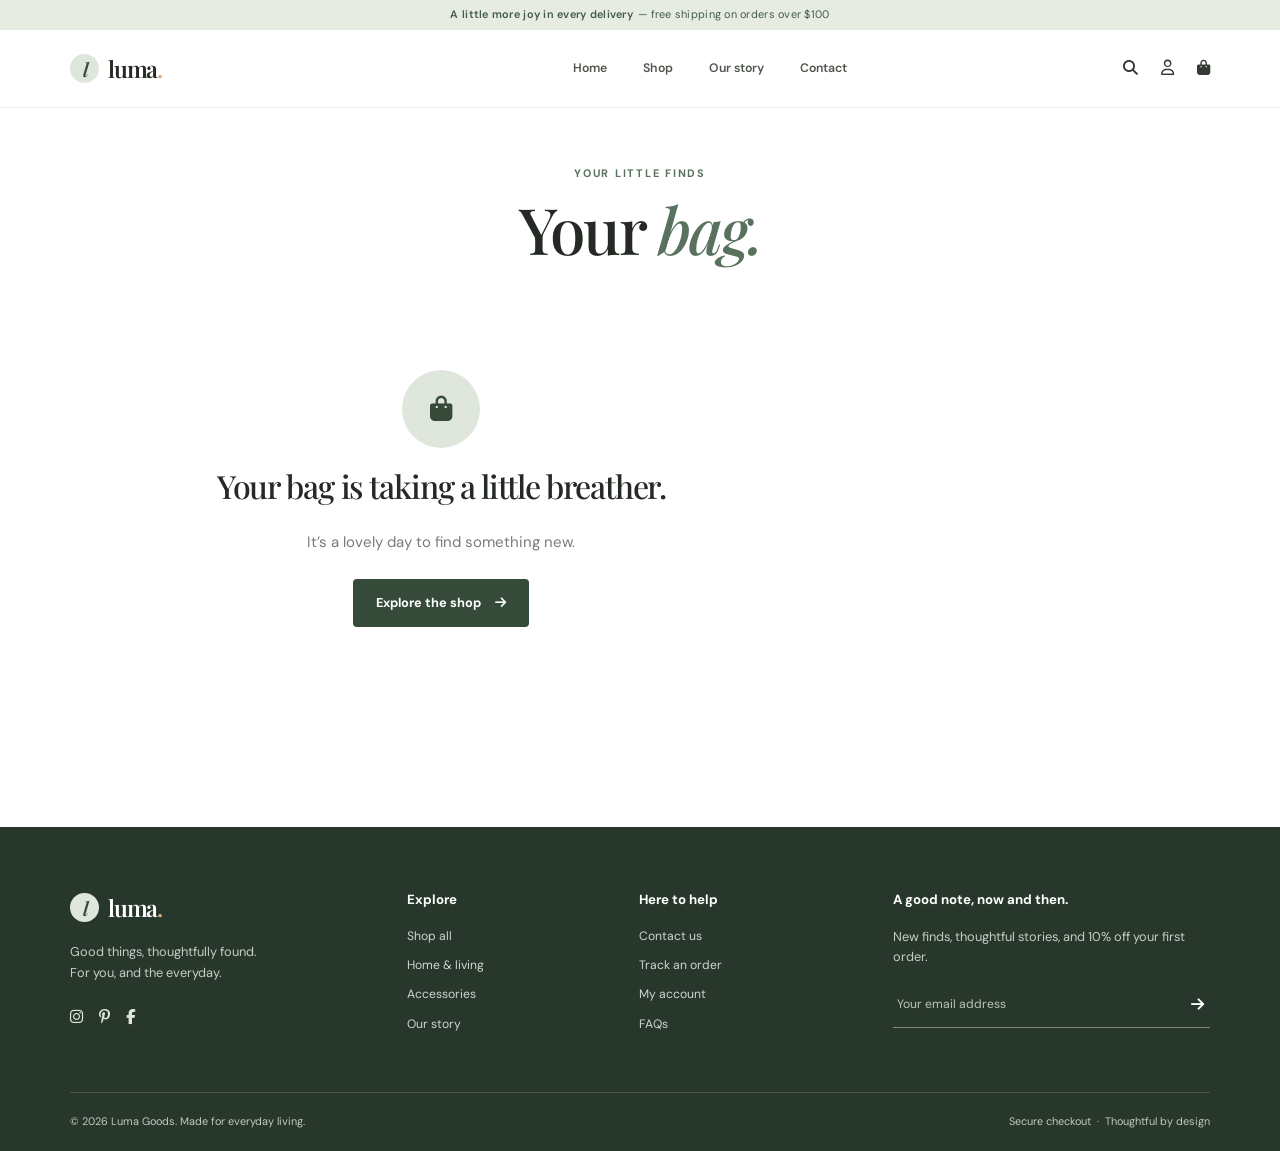
<file: Ecomerce full/cart.html>
<!DOCTYPE html>
<html lang="en">
 <head>
  <meta charset="utf-8"/>
  <meta content="width=device-width, initial-scale=1" name="viewport"/>
  <title>
   Your bag —
            Luma
  </title>
  <link href="https://fonts.googleapis.com" rel="preconnect"/>
  <link crossorigin="" href="https://fonts.gstatic.com" rel="preconnect"/>
  <link href="https://fonts.googleapis.com/css2?family=DM+Sans:wght@400;500;600;700&amp;family=Playfair+Display:wght@500;600;700&amp;display=swap" rel="stylesheet"/>
  <link href="https://cdnjs.cloudflare.com/ajax/libs/font-awesome/6.5.2/css/all.min.css" rel="stylesheet"/>
  <link href="css/global.css" rel="stylesheet"/>
  <link href="css/navbar.css" rel="stylesheet"/>
  <link href="css/cart.css" rel="stylesheet"/>
  <link href="css/responsive.css" rel="stylesheet"/>
  <script src="js/main.js" type="module">
  </script>
 </head>
 <body>
  <header id="site-header">
  </header>
  <main class="page-main">
   <section class="page-heading compact-heading">
    <span class="eyebrow">
     YOUR
                    LITTLE FINDS
    </span>
    <h1>
     Your
     <em>
      bag.
     </em>
    </h1>
   </section>
   <div class="cart-layout" id="cart-content">
   </div>
  </main>
  <footer id="site-footer">
  </footer>
 </body>
</html>
</file>
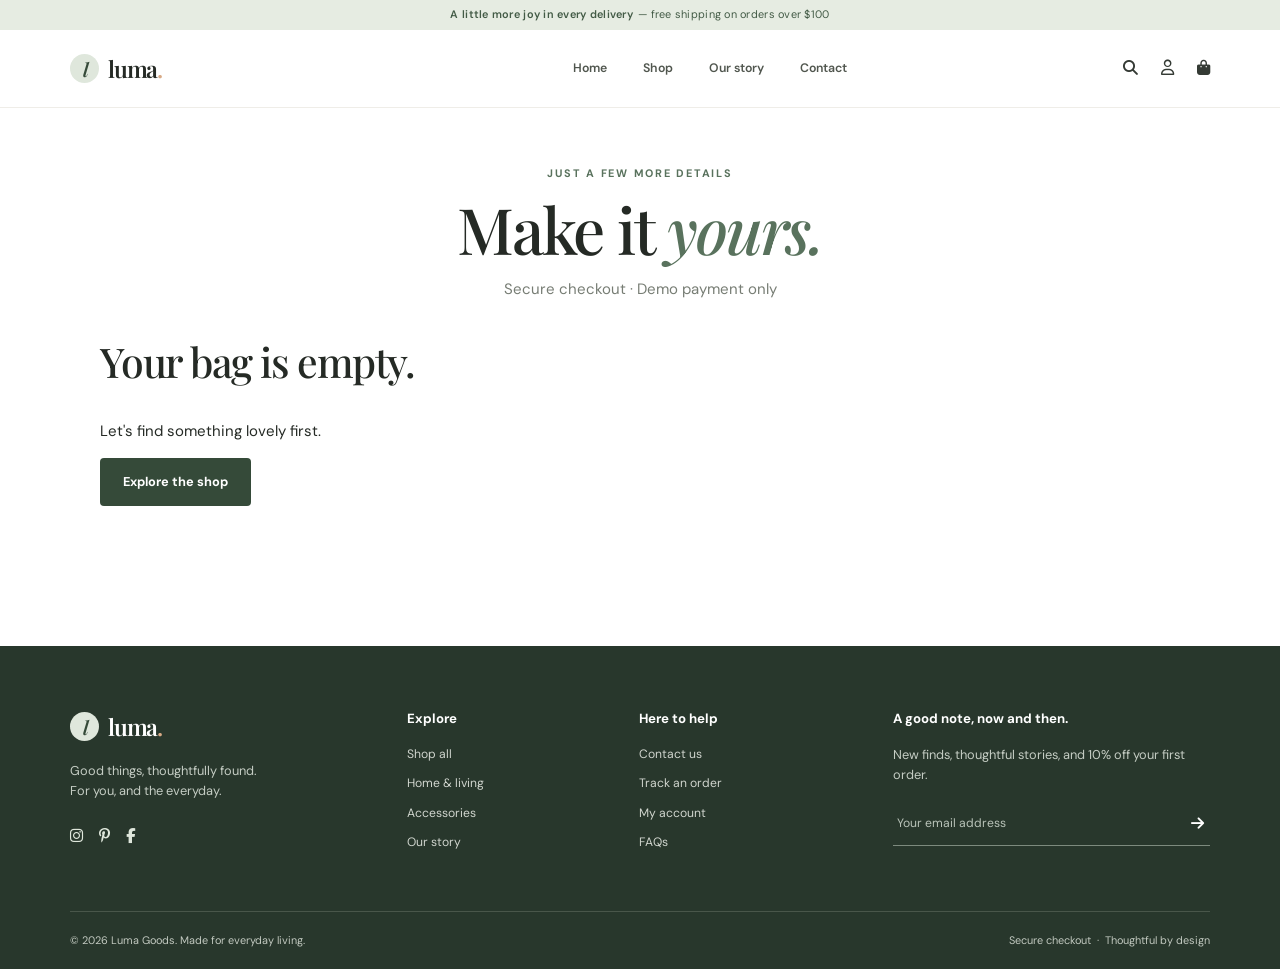
<file: Ecomerce full/checkout.html>
<!DOCTYPE html>
<html lang="en">
 <head>
  <meta charset="utf-8"/>
  <meta content="width=device-width, initial-scale=1" name="viewport"/>
  <title>
   Checkout —
            Luma
  </title>
  <link href="https://fonts.googleapis.com" rel="preconnect"/>
  <link crossorigin="" href="https://fonts.gstatic.com" rel="preconnect"/>
  <link href="https://fonts.googleapis.com/css2?family=DM+Sans:wght@400;500;600;700&amp;family=Playfair+Display:wght@500;600;700&amp;display=swap" rel="stylesheet"/>
  <link href="https://cdnjs.cloudflare.com/ajax/libs/font-awesome/6.5.2/css/all.min.css" rel="stylesheet"/>
  <link href="css/global.css" rel="stylesheet"/>
  <link href="css/navbar.css" rel="stylesheet"/>
  <link href="css/checkout.css" rel="stylesheet"/>
  <link href="css/responsive.css" rel="stylesheet"/>
  <script src="js/main.js" type="module">
  </script>
 </head>
 <body>
  <header id="site-header">
  </header>
  <main class="page-main">
   <section class="page-heading compact-heading">
    <span class="eyebrow">
     JUST
                    A FEW MORE DETAILS
    </span>
    <h1>
     Make it
     <em>
      yours.
     </em>
    </h1>
    <p>
     Secure checkout · Demo payment
                    only
    </p>
   </section>
   <div id="checkout-content">
   </div>
  </main>
  <footer id="site-footer">
  </footer>
 </body>
</html>
</file>
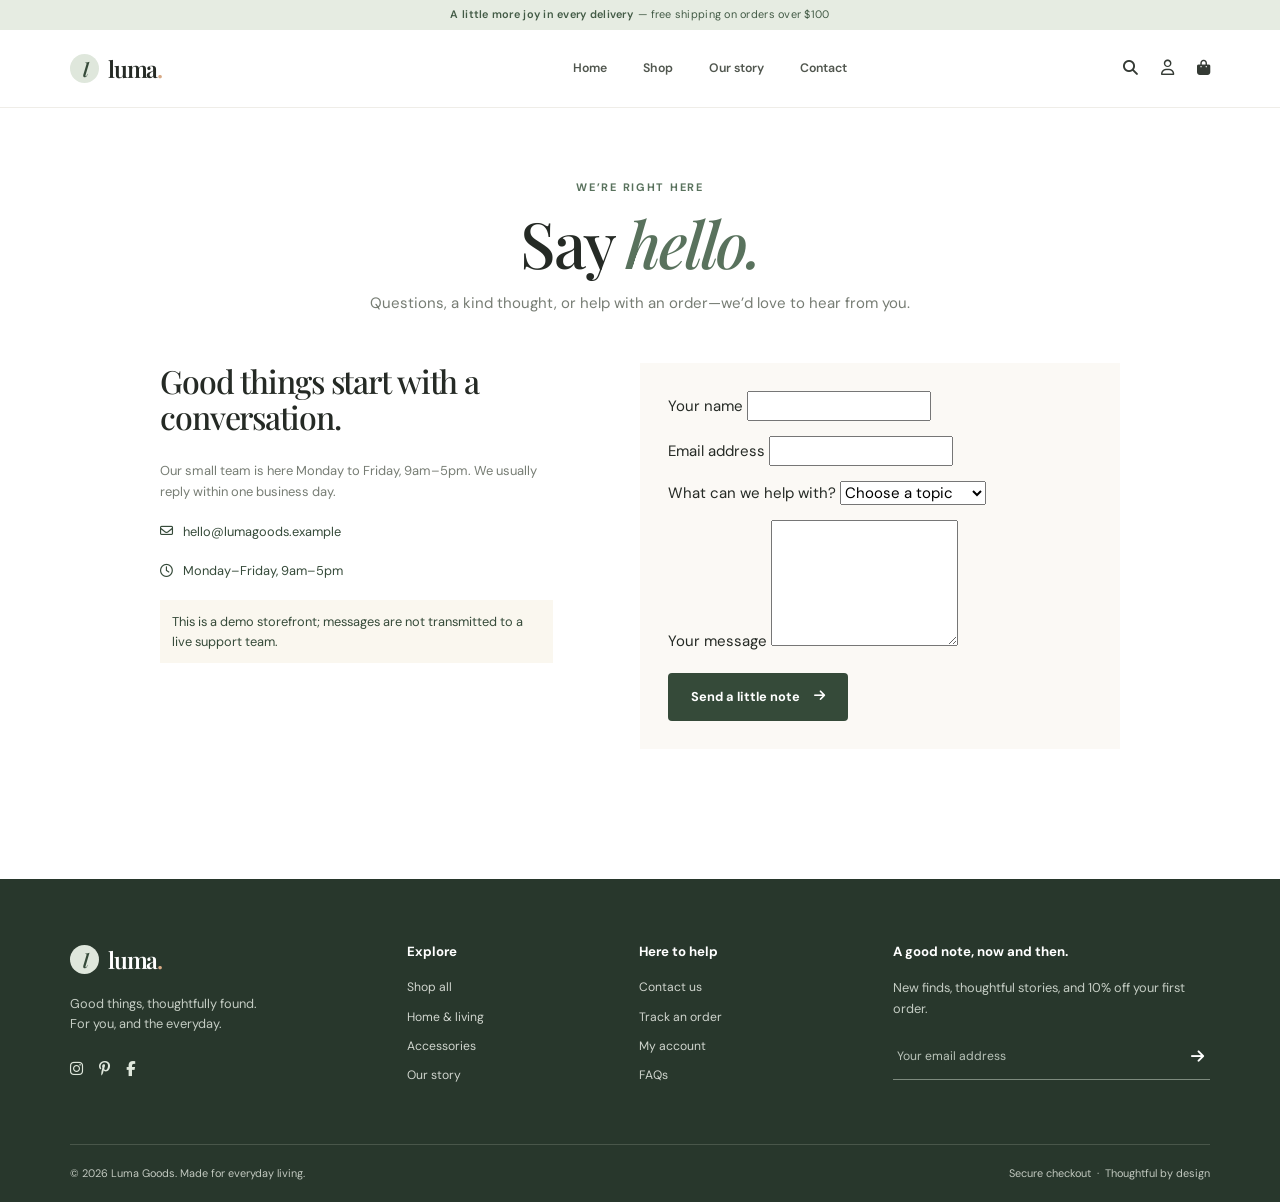
<file: Ecomerce full/contact.html>
<!DOCTYPE html>
<html lang="en">
 <head>
  <meta charset="utf-8"/>
  <meta content="width=device-width, initial-scale=1" name="viewport"/>
  <title>
   Contact —
            Luma
  </title>
  <link href="https://fonts.googleapis.com" rel="preconnect"/>
  <link crossorigin="" href="https://fonts.gstatic.com" rel="preconnect"/>
  <link href="https://fonts.googleapis.com/css2?family=DM+Sans:wght@400;500;600;700&amp;family=Playfair+Display:wght@500;600;700&amp;display=swap" rel="stylesheet"/>
  <link href="https://cdnjs.cloudflare.com/ajax/libs/font-awesome/6.5.2/css/all.min.css" rel="stylesheet"/>
  <link href="css/global.css" rel="stylesheet"/>
  <link href="css/navbar.css" rel="stylesheet"/>
  <link href="css/auth.css" rel="stylesheet"/>
  <link href="css/responsive.css" rel="stylesheet"/>
  <script src="js/main.js" type="module">
  </script>
 </head>
 <body>
  <header id="site-header">
  </header>
  <main class="page-main">
   <section class="page-heading">
    <span class="eyebrow">
     WE’RE RIGHT
                    HERE
    </span>
    <h1>
     Say
     <em>
      hello.
     </em>
    </h1>
    <p>
     Questions, a kind
                    thought, or help with an order—we’d love to hear from
                    you.
    </p>
   </section>
   <div class="contact-layout">
    <section class="contact-details">
     <h2>
      Good things start with a
                        conversation.
     </h2>
     <p>
      Our small team is here Monday to
                        Friday, 9am–5pm. We usually reply within one business
                        day.
     </p>
     <a href="mailto:hello@lumagoods.example">
      <i class="fa-regular fa-envelope">
      </i>
      hello@lumagoods.example
     </a>
     <p>
      <i class="fa-regular fa-clock">
      </i>
      Monday–Friday,
                        9am–5pm
     </p>
     <p class="demo-note">
      This is a demo
                        storefront; messages are not transmitted to a live
                        support team.
     </p>
    </section>
    <form class="contact-form" id="contact-form">
     <label>
      Your name
      <input name="name" required=""/>
     </label>
     <label>
      Email address
      <input name="email" required="" type="email"/>
     </label>
     <label>
      What can we help
                        with?
      <select name="topic" required="">
       <option value="">
        Choose
                                a topic
       </option>
       <option>
        Order
                                question
       </option>
       <option>
        Product
                                question
       </option>
       <option>
        Something
                                else
       </option>
      </select>
     </label>
     <label>
      Your
                        message
      <textarea minlength="10" name="message" required="" rows="5"></textarea>
     </label>
     <button class="button button-dark">
      Send a little note
      <i class="fa-solid fa-arrow-right">
      </i>
     </button>
    </form>
   </div>
  </main>
  <footer id="site-footer">
  </footer>
  <script type="module">
   import { toast } from "./js/utils.js"; document.querySelector("#contact-form").addEventListener("submit", event => { event.preventDefault(); if (!event.currentTarget.reportValidity()) return; toast("Thanks for your note. This demo does not send messages."); event.currentTarget.reset(); });
  </script>
 </body>
</html>
</file>
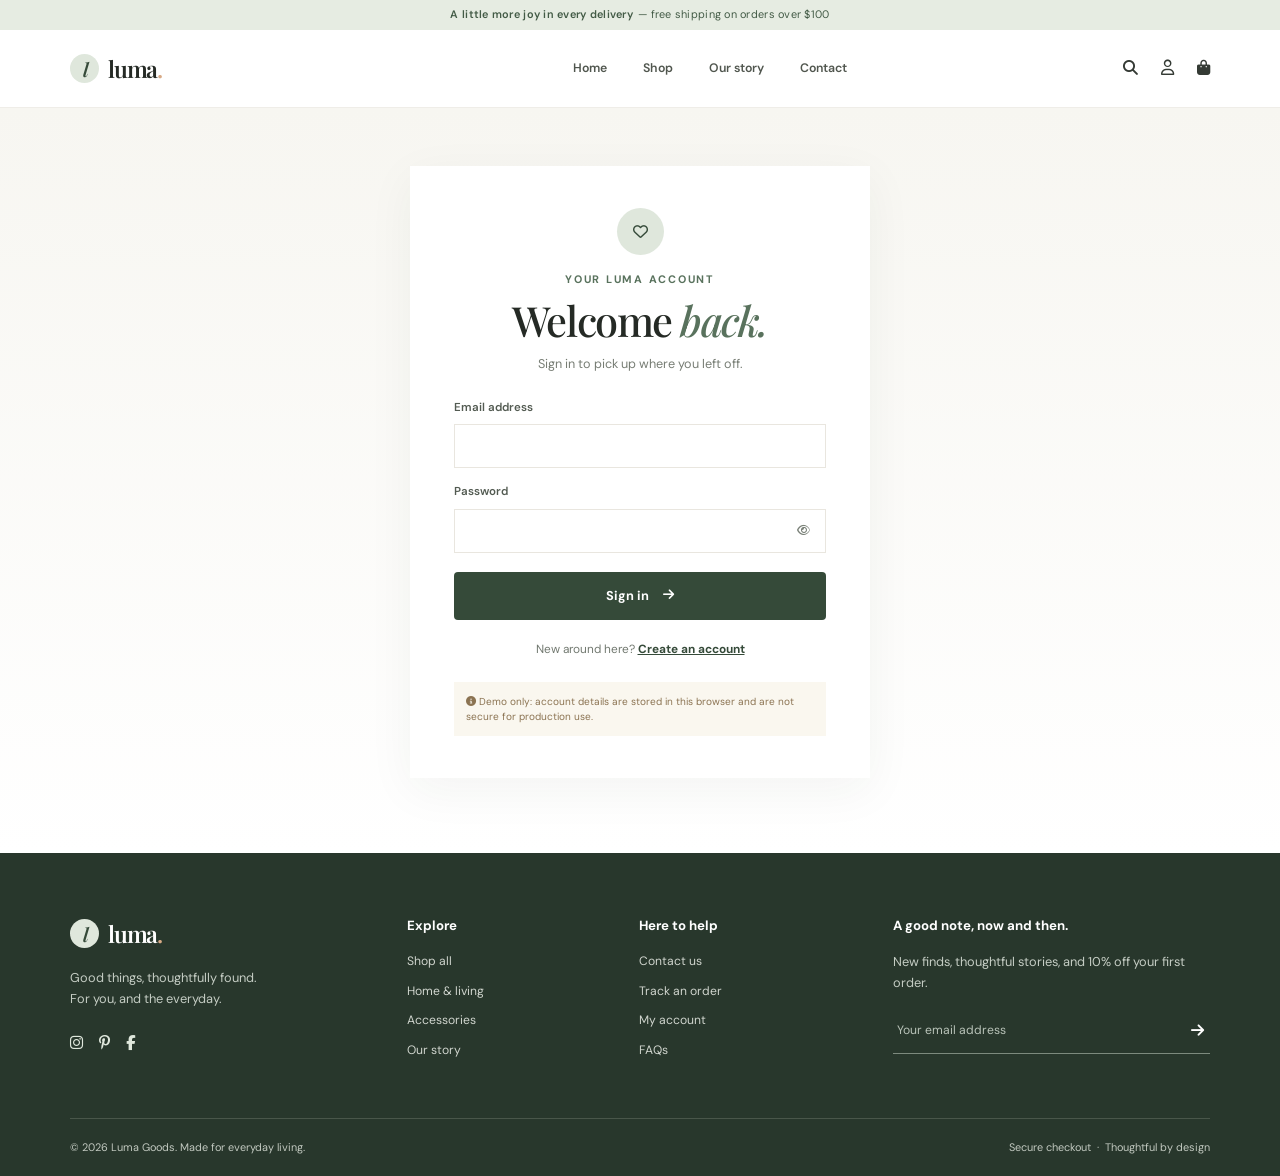
<file: Ecomerce full/login.html>
<!DOCTYPE html>
<html lang="en">
 <head>
  <meta charset="utf-8"/>
  <meta content="width=device-width, initial-scale=1" name="viewport"/>
  <title>
   Welcome back —
            Luma
  </title>
  <link href="https://fonts.googleapis.com" rel="preconnect"/>
  <link crossorigin="" href="https://fonts.gstatic.com" rel="preconnect"/>
  <link href="https://fonts.googleapis.com/css2?family=DM+Sans:wght@400;500;600;700&amp;family=Playfair+Display:wght@500;600;700&amp;display=swap" rel="stylesheet"/>
  <link href="https://cdnjs.cloudflare.com/ajax/libs/font-awesome/6.5.2/css/all.min.css" rel="stylesheet"/>
  <link href="css/global.css" rel="stylesheet"/>
  <link href="css/navbar.css" rel="stylesheet"/>
  <link href="css/auth.css" rel="stylesheet"/>
  <link href="css/responsive.css" rel="stylesheet"/>
  <script src="js/main.js" type="module">
  </script>
 </head>
 <body>
  <header id="site-header">
  </header>
  <main class="auth-page">
   <section class="auth-card">
    <div class="auth-icon">
     <i class="fa-regular fa-heart">
     </i>
    </div>
    <span class="eyebrow">
     YOUR LUMA ACCOUNT
    </span>
    <h1>
     Welcome
     <em>
      back.
     </em>
    </h1>
    <p class="auth-intro">
     Sign in to pick up
                    where you left off.
    </p>
    <form id="login-form">
     <label>
      Email
                        address
      <input autocomplete="email" name="email" required="" type="email"/>
     </label>
     <label>
      Password
      <span class="password-field">
       <input autocomplete="current-password" minlength="6" name="password" required="" type="password"/>
       <button aria-label="Show password" class="password-toggle" type="button">
        <i class="fa-regular fa-eye">
        </i>
       </button>
      </span>
     </label>
     <button class="button button-dark full-button">
      Sign in
      <i class="fa-solid fa-arrow-right">
      </i>
     </button>
    </form>
    <p class="auth-switch">
     New around here?
     <a href="register.html">
      Create an account
     </a>
    </p>
    <p class="demo-note">
     <i class="fa-solid fa-circle-info">
     </i>
     Demo only: account details are stored in this browser and
                    are not secure for production
                    use.
    </p>
   </section>
  </main>
  <footer id="site-footer">
  </footer>
 </body>
</html>
</file>
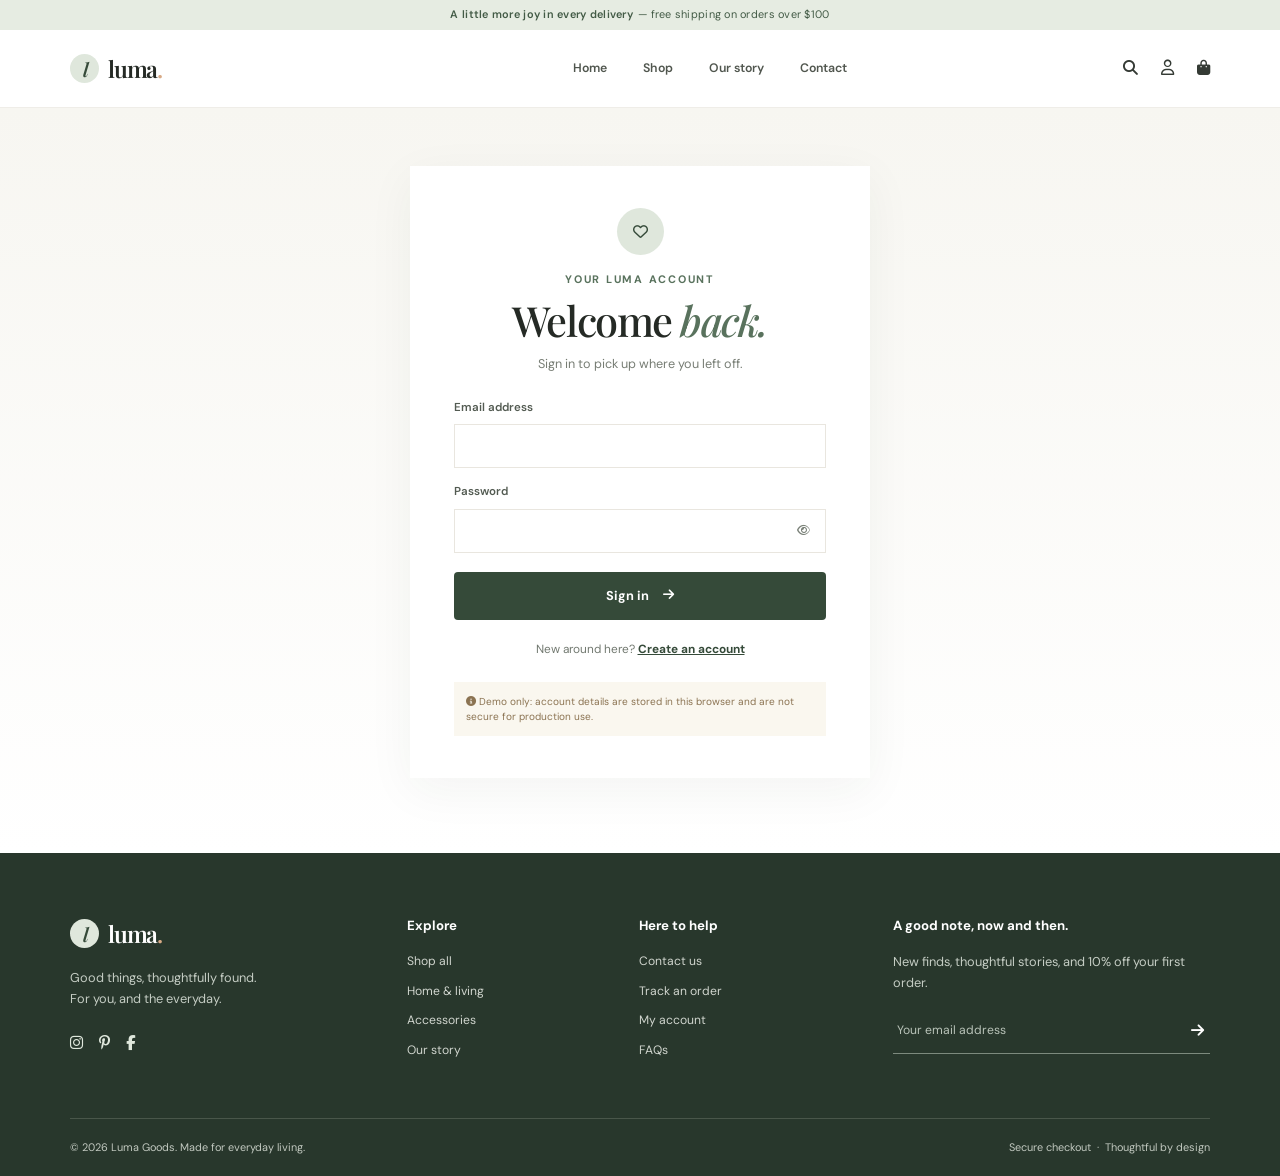
<file: Ecomerce full/orders.html>
<!DOCTYPE html>
<html lang="en">
 <head>
  <meta charset="utf-8"/>
  <meta content="width=device-width, initial-scale=1" name="viewport"/>
  <title>
   Order history —
            Luma
  </title>
  <link href="https://fonts.googleapis.com" rel="preconnect"/>
  <link crossorigin="" href="https://fonts.gstatic.com" rel="preconnect"/>
  <link href="https://fonts.googleapis.com/css2?family=DM+Sans:wght@400;500;600;700&amp;family=Playfair+Display:wght@500;600;700&amp;display=swap" rel="stylesheet"/>
  <link href="https://cdnjs.cloudflare.com/ajax/libs/font-awesome/6.5.2/css/all.min.css" rel="stylesheet"/>
  <link href="css/global.css" rel="stylesheet"/>
  <link href="css/navbar.css" rel="stylesheet"/>
  <link href="css/profile.css" rel="stylesheet"/>
  <link href="css/responsive.css" rel="stylesheet"/>
  <script src="js/main.js" type="module">
  </script>
 </head>
 <body>
  <header id="site-header">
  </header>
  <main class="page-main account-main">
   <section class="page-heading compact-heading">
    <span class="eyebrow">
     THE
                    STORY SO FAR
    </span>
    <h1>
     Your
     <em>
      orders.
     </em>
    </h1>
   </section>
   <div id="orders-content">
   </div>
  </main>
  <footer id="site-footer">
  </footer>
 </body>
</html>
</file>
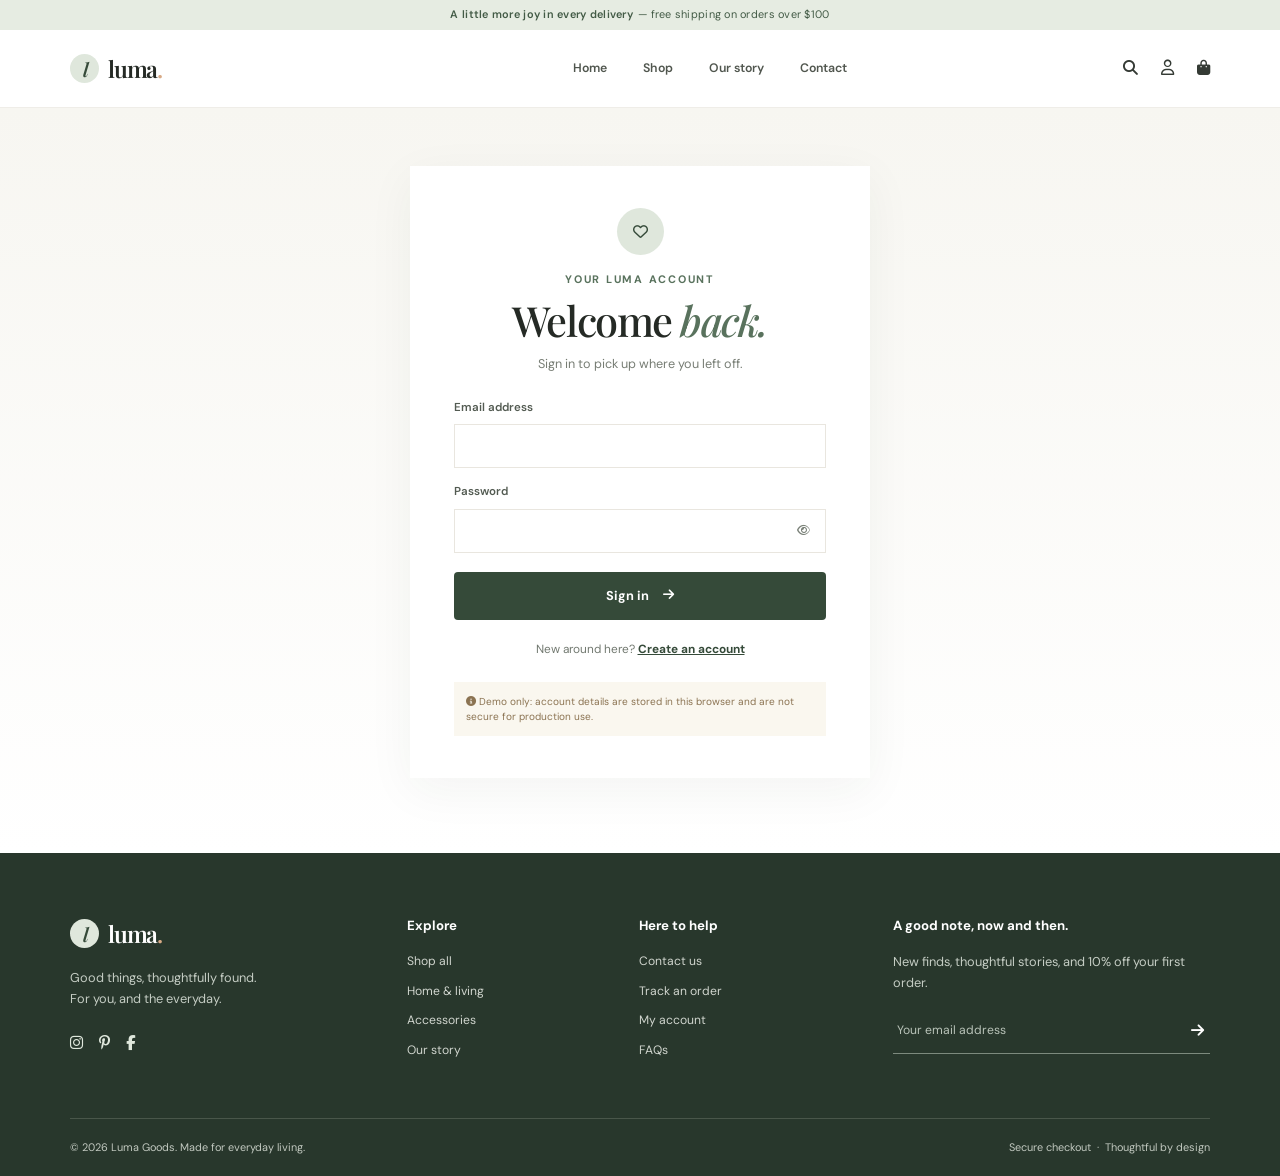
<file: Ecomerce full/profile.html>
<!DOCTYPE html>
<html lang="en">
 <head>
  <meta charset="utf-8"/>
  <meta content="width=device-width, initial-scale=1" name="viewport"/>
  <title>
   My account —
            Luma
  </title>
  <link href="https://fonts.googleapis.com" rel="preconnect"/>
  <link crossorigin="" href="https://fonts.gstatic.com" rel="preconnect"/>
  <link href="https://fonts.googleapis.com/css2?family=DM+Sans:wght@400;500;600;700&amp;family=Playfair+Display:wght@500;600;700&amp;display=swap" rel="stylesheet"/>
  <link href="https://cdnjs.cloudflare.com/ajax/libs/font-awesome/6.5.2/css/all.min.css" rel="stylesheet"/>
  <link href="css/global.css" rel="stylesheet"/>
  <link href="css/navbar.css" rel="stylesheet"/>
  <link href="css/profile.css" rel="stylesheet"/>
  <link href="css/responsive.css" rel="stylesheet"/>
  <script src="js/main.js" type="module">
  </script>
 </head>
 <body>
  <header id="site-header">
  </header>
  <main class="page-main account-main">
   <section class="page-heading compact-heading">
    <span class="eyebrow">
     YOUR
                    LITTLE CORNER
    </span>
    <h1>
     Hello,
     <em id="profile-greeting">
      friend.
     </em>
    </h1>
    <p>
     All the
                    details, all the favorites, all in one
                    place.
    </p>
   </section>
   <div id="profile-content">
   </div>
  </main>
  <footer id="site-footer">
  </footer>
 </body>
</html>
</file>
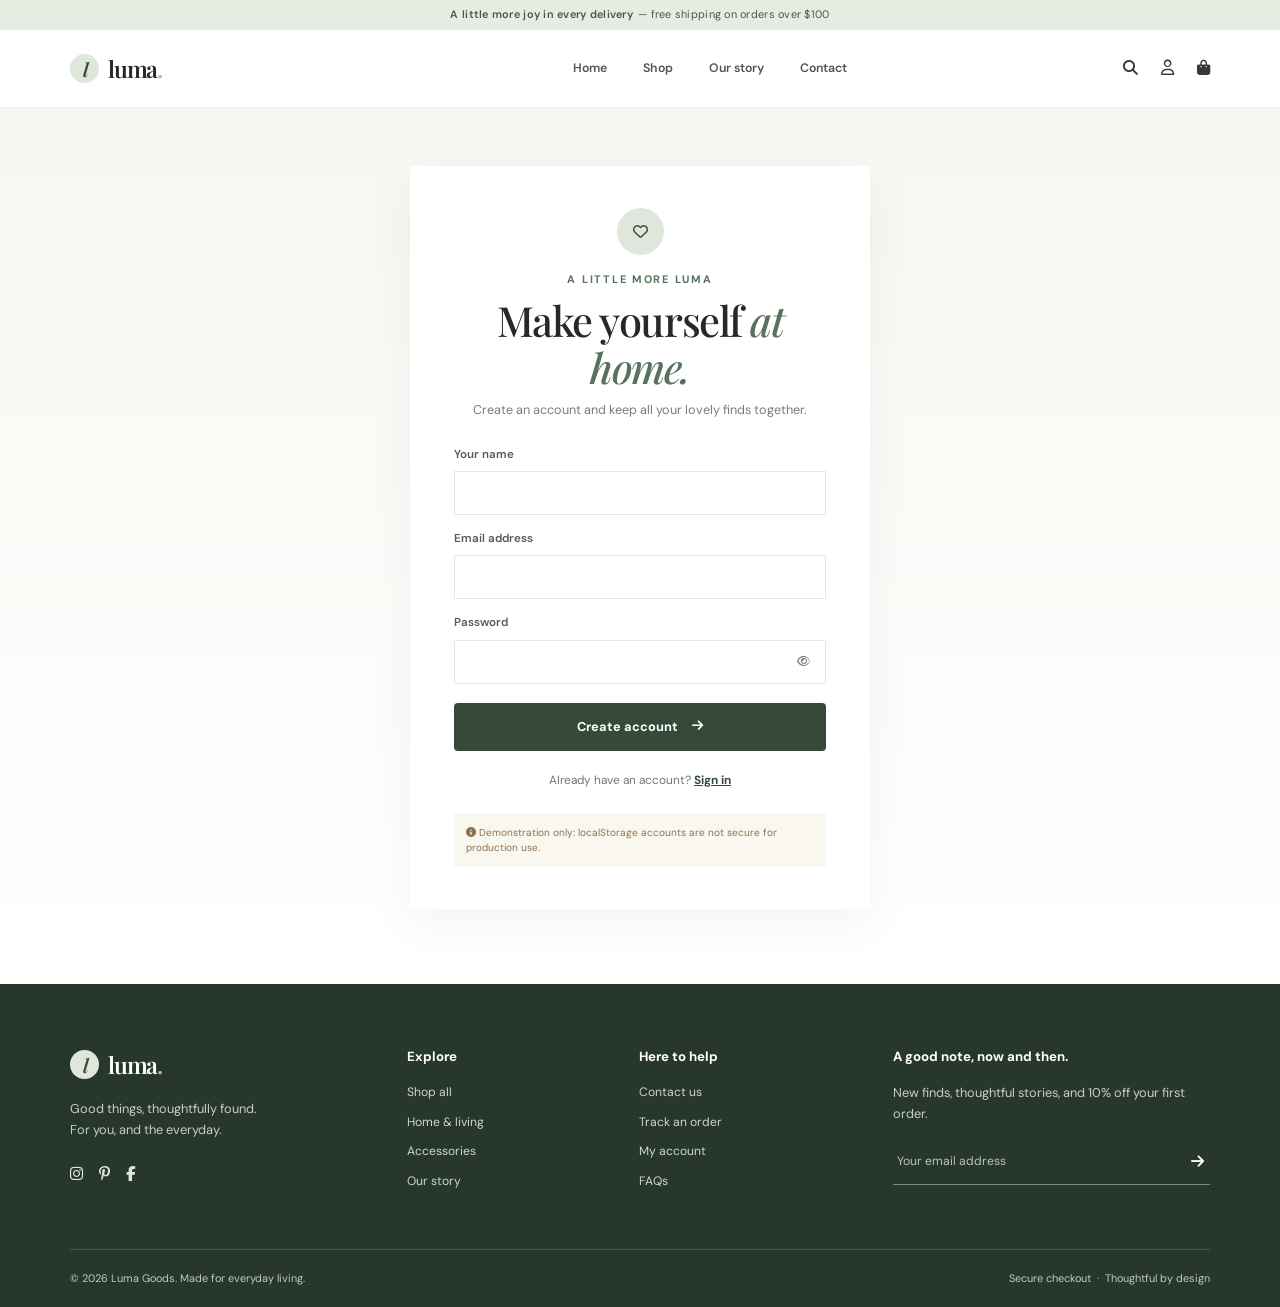
<file: Ecomerce full/register.html>
<!DOCTYPE html>
<html lang="en">
 <head>
  <meta charset="utf-8"/>
  <meta content="width=device-width, initial-scale=1" name="viewport"/>
  <title>
   Create account
            — Luma
  </title>
  <link href="https://fonts.googleapis.com" rel="preconnect"/>
  <link crossorigin="" href="https://fonts.gstatic.com" rel="preconnect"/>
  <link href="https://fonts.googleapis.com/css2?family=DM+Sans:wght@400;500;600;700&amp;family=Playfair+Display:wght@500;600;700&amp;display=swap" rel="stylesheet"/>
  <link href="https://cdnjs.cloudflare.com/ajax/libs/font-awesome/6.5.2/css/all.min.css" rel="stylesheet"/>
  <link href="css/global.css" rel="stylesheet"/>
  <link href="css/navbar.css" rel="stylesheet"/>
  <link href="css/auth.css" rel="stylesheet"/>
  <link href="css/responsive.css" rel="stylesheet"/>
  <script src="js/main.js" type="module">
  </script>
 </head>
 <body>
  <header id="site-header">
  </header>
  <main class="auth-page">
   <section class="auth-card">
    <div class="auth-icon">
     <i class="fa-regular fa-heart">
     </i>
    </div>
    <span class="eyebrow">
     A LITTLE MORE LUMA
    </span>
    <h1>
     Make yourself
     <em>
      at home.
     </em>
    </h1>
    <p class="auth-intro">
     Create an
                    account and keep all your lovely finds together.
    </p>
    <form id="register-form">
     <label>
      Your name
      <input autocomplete="name" minlength="2" name="name" required=""/>
     </label>
     <label>
      Email address
      <input autocomplete="email" name="email" required="" type="email"/>
     </label>
     <label>
      Password
      <span class="password-field">
       <input autocomplete="new-password" minlength="8" name="password" required="" type="password"/>
       <button aria-label="Show password" class="password-toggle" type="button">
        <i class="fa-regular fa-eye">
        </i>
       </button>
      </span>
     </label>
     <button class="button button-dark full-button">
      Create account
      <i class="fa-solid fa-arrow-right">
      </i>
     </button>
    </form>
    <p class="auth-switch">
     Already have an account?
     <a href="login.html">
      Sign in
     </a>
    </p>
    <p class="demo-note">
     <i class="fa-solid fa-circle-info">
     </i>
     Demonstration only:
                    localStorage accounts are not secure for production
                    use.
    </p>
   </section>
  </main>
  <footer id="site-footer">
  </footer>
 </body>
</html>
</file>
<file: Ecomerce full/css/global.css>
:root {
  --ink: #252a25;
  --muted: #777d74;
  --cream: #fbf9f5;
  --paper: #fff;
  --sage: #dfe7dc;
  --green: #59725d;
  --green-dark: #354a39;
  --peach: #f1d8c8;
  --line: #e9e6df;
  --serif: "Playfair Display", Georgia, serif;
  --sans: "DM Sans", Arial, sans-serif;
  --shadow: 0 12px 40px rgba(44, 55, 43, 0.08);
  --radius: 4px;
}
* {
  box-sizing: border-box;
}
html {
  scroll-behavior: smooth;
}
body {
  margin: 0;
  background: var(--paper);
  color: var(--ink);
  font-family: var(--sans);
  font-size: 15px;
  line-height: 1.6;
}
a {
  color: inherit;
  text-decoration: none;
}
button,
input,
select,
textarea {
  font: inherit;
}
button {
  cursor: pointer;
}
img {
  display: block;
  max-width: 100%;
}
h1,
h2,
h3,
p {
  margin-top: 0;
}
h1,
h2 {
  font-family: var(--serif);
  font-weight: 500;
  line-height: 1.12;
  letter-spacing: -0.035em;
}
h1 {
  font-size: clamp(2.6rem, 5vw, 4.6rem);
}
h2 {
  font-size: clamp(2rem, 3.2vw, 3rem);
}
h3 {
  font-size: 1.05rem;
}
em {
  color: var(--green);
  font-weight: 500;
}
.eyebrow {
  display: block;
  color: var(--green);
  font-size: 0.68rem;
  font-weight: 700;
  letter-spacing: 0.16em;
  line-height: 1.4;
}
.button {
  min-height: 48px;
  display: inline-flex;
  align-items: center;
  justify-content: center;
  gap: 14px;
  padding: 0 22px;
  border: 1px solid transparent;
  border-radius: var(--radius);
  font-size: 0.8rem;
  font-weight: 700;
  transition:
    background 0.2s,
    color 0.2s,
    border 0.2s,
    transform 0.2s;
}
.button:hover {
  transform: translateY(-2px);
}
.button-dark {
  background: var(--green-dark);
  color: #fff;
}
.button-dark:hover {
  background: #263b2b;
}
.button-outline {
  background: transparent;
  color: var(--green-dark);
  border-color: #aab8a7;
}
.button-outline:hover {
  background: var(--sage);
}
.button-icon {
  height: 48px;
  width: 48px;
  min-height: 48px;
  padding: 0;
  background: #fff;
  border: 1px solid var(--line);
  font-size: 1.1rem;
}
.button-icon.is-saved,
.wishlist-button.is-saved {
  color: #bc675a;
}
.full-button {
  width: 100%;
}
.text-link {
  display: inline-flex;
  align-items: center;
  gap: 10px;
  color: var(--green-dark);
  font-size: 0.8rem;
  font-weight: 700;
}
.text-link i {
  transition: transform 0.2s;
}
.text-link:hover i {
  transform: translateX(4px);
}
.page-main {
  max-width: 1220px;
  margin: 0 auto;
  padding: 0 5.5% 90px;
}
.page-heading {
  text-align: center;
  padding: 72px 15px 48px;
}
.page-heading h1 {
  margin: 12px 0;
}
.page-heading p {
  color: var(--muted);
  margin: 0;
}
.compact-heading {
  padding: 58px 15px 38px;
}
.section {
  max-width: 1300px;
  margin: auto;
  padding: 100px 5.5%;
}
.section-heading {
  display: flex;
  align-items: flex-end;
  justify-content: space-between;
  gap: 24px;
  margin-bottom: 32px;
}
.section-heading h2 {
  margin: 8px 0 0;
}
.soft-section {
  max-width: none;
  background: var(--cream);
}
.soft-section > .section-heading,
.soft-section > .product-grid {
  max-width: 1160px;
  margin-left: auto;
  margin-right: auto;
}
.product-grid {
  display: grid;
  grid-template-columns: repeat(4, minmax(0, 1fr));
  gap: 26px 20px;
}
.product-card {
  position: relative;
  min-width: 0;
}
.product-image {
  height: 300px;
  position: relative;
  display: block;
  overflow: hidden;
  background: #f2f0eb;
}
.product-image img {
  width: 100%;
  height: 100%;
  object-fit: cover;
  transition: transform 0.55s cubic-bezier(0.2, 0.6, 0.3, 1);
}
.product-card:hover .product-image img {
  transform: scale(1.045);
}
.product-badge {
  position: absolute;
  top: 13px;
  left: 13px;
  padding: 5px 9px;
  background: #fff;
  color: var(--green-dark);
  font-size: 0.62rem;
  font-weight: 700;
  letter-spacing: 0.04em;
}
.wishlist-button {
  position: absolute;
  top: 12px;
  right: 12px;
  z-index: 1;
  width: 36px;
  height: 36px;
  border: 0;
  border-radius: 50%;
  background: #fff;
  box-shadow: 0 2px 12px #00000012;
  color: var(--ink);
  transition:
    transform 0.2s,
    color 0.2s;
}
.wishlist-button:hover {
  transform: scale(1.08);
}
.product-info {
  padding: 13px 1px;
}
.product-name {
  display: inline-block;
  font-size: 0.86rem;
  font-weight: 600;
}
.product-rating {
  margin: 5px 0;
  color: #526b50;
  font-size: 0.72rem;
}
.product-rating > span {
  color: #c6924e;
}
.product-rating small {
  color: #999;
}
.product-buy {
  display: flex;
  align-items: center;
  justify-content: space-between;
}
.product-price {
  font-size: 0.86rem;
  font-weight: 700;
}
.product-price del,
.detail-price del {
  margin-left: 7px;
  color: #a1a39d;
  font-size: 0.75rem;
  font-weight: 400;
}
.quick-add {
  width: 32px;
  height: 32px;
  border: 1px solid var(--line);
  border-radius: 50%;
  background: white;
  color: var(--green-dark);
  transition: all 0.2s;
}
.quick-add:hover {
  background: var(--green-dark);
  color: #fff;
}
.empty-state {
  text-align: center;
  padding: 36px 20px;
  color: var(--muted);
}
.empty-state > i {
  font-size: 2rem;
  color: var(--green);
  margin-bottom: 14px;
}
.empty-state h2 {
  font-size: 1.8rem;
  color: var(--ink);
}
.toast-host {
  position: fixed;
  right: 22px;
  bottom: 22px;
  z-index: 1000;
  display: grid;
  gap: 10px;
  max-width: min(390px, calc(100vw - 32px));
}
.toast {
  padding: 14px 18px;
  border-radius: 4px;
  background: var(--green-dark);
  color: #fff;
  box-shadow: var(--shadow);
  font-size: 0.85rem;
  animation: toast-in 0.25s ease-out;
}
.toast-error {
  background: #9e4b42;
}
@keyframes toast-in {
  from {
    opacity: 0;
    transform: translateY(8px);
  }
  to {
    opacity: 1;
    transform: translateY(0);
  }
}
.sr-only {
  position: absolute;
  width: 1px;
  height: 1px;
  padding: 0;
  margin: -1px;
  overflow: hidden;
  clip: rect(0, 0, 0, 0);
  white-space: nowrap;
  border: 0;
}
.breadcrumbs {
  display: flex;
  align-items: center;
  gap: 12px;
  padding: 25px 0;
  color: var(--muted);
  font-size: 0.75rem;
}
.breadcrumbs i {
  font-size: 0.55rem;
  color: #a2a69f;
}
.not-found {
  min-height: 52vh;
  padding: 100px 20px;
  text-align: center;
  display: flex;
  flex-direction: column;
  align-items: center;
  justify-content: center;
}
.not-found h1 {
  margin: 12px 0;
}
.not-found p {
  max-width: 450px;
  color: var(--muted);
  margin-bottom: 28px;
}
footer {
  background: #28372c;
  color: #f8f6f0;
  padding: 62px 5.5% 0;
}
.footer-main {
  max-width: 1190px;
  margin: 0 auto;
  display: grid;
  grid-template-columns: 1.25fr 0.8fr 0.9fr 1.35fr;
  gap: 44px;
  padding-bottom: 48px;
}
.footer-main h3 {
  margin: 0 0 16px;
  font-size: 0.83rem;
  color: #fff;
}
.footer-main > div:not(:first-child) > a {
  display: block;
  margin: 10px 0;
  color: #d0d5ce;
  font-size: 0.76rem;
}
.footer-brand p,
.footer-news p {
  margin: 16px 0;
  color: #c5cdc4;
  font-size: 0.8rem;
}
.brand {
  display: inline-flex;
  align-items: center;
  gap: 9px;
  font-family: var(--serif);
  font-size: 1.45rem;
  font-weight: 600;
  letter-spacing: -0.06em;
}
.brand-mark {
  display: inline-grid;
  width: 29px;
  height: 29px;
  place-items: center;
  border-radius: 50%;
  background: var(--sage);
  color: var(--green-dark);
  font-size: 1.2rem;
  font-style: italic;
}
.brand-period {
  color: #d8aa86;
  margin-left: -9px;
}
.brand-light {
  color: #fff;
}
.social-links {
  display: flex;
  gap: 16px;
  margin-top: 22px;
}
.social-links a {
  color: #dfe7dc;
}
.footer-news form {
  display: flex;
  border-bottom: 1px solid #7d8a7e;
}
.footer-news input {
  width: 100%;
  padding: 12px 4px;
  border: 0;
  background: transparent;
  color: #fff;
  outline: 0;
  font-size: 0.76rem;
}
.footer-news input::placeholder {
  color: #b9c3b9;
}
.footer-news form button {
  border: 0;
  background: transparent;
  color: #fff;
}
.footer-bottom {
  max-width: 1190px;
  margin: auto;
  border-top: 1px solid #49564a;
  padding: 20px 0;
  display: flex;
  justify-content: space-between;
  color: #c2c9c0;
  font-size: 0.68rem;
}
</file>
<file: Ecomerce full/css/navbar.css>
#site-header {
  position: relative;
  z-index: 10;
}
.announcement {
  min-height: 30px;
  display: flex;
  align-items: center;
  justify-content: center;
  background: #e6ece2;
  color: #435b46;
  font-size: 0.68rem;
  font-weight: 600;
  letter-spacing: 0.025em;
}
.announcement span {
  margin-left: 5px;
  font-weight: 400;
}
.nav-wrap {
  height: 78px;
  padding: 0 5.5%;
  display: flex;
  align-items: center;
  justify-content: space-between;
  border-bottom: 1px solid #efede8;
  background: #fff;
}
.nav-links {
  display: flex;
  align-items: center;
  gap: 36px;
  margin-left: 12%;
}
.nav-links a {
  position: relative;
  color: #50564e;
  font-size: 0.77rem;
  font-weight: 600;
  transition: color 0.2s;
}
.nav-links a:hover,
.nav-links a.active {
  color: var(--green);
}
.nav-links a.active:after {
  position: absolute;
  content: "";
  height: 1px;
  background: var(--green);
  bottom: -9px;
  left: 0;
  right: 0;
}
.nav-actions {
  display: flex;
  align-items: center;
  gap: 23px;
}
.icon-link {
  position: relative;
  color: #343a34;
  font-size: 0.95rem;
}
.icon-link:hover {
  color: var(--green);
}
.cart-count {
  position: absolute;
  right: -11px;
  top: -10px;
  display: grid;
  place-items: center;
  min-width: 17px;
  height: 17px;
  padding: 0 4px;
  border-radius: 50%;
  background: var(--green-dark);
  color: #fff;
  font-size: 0.58rem;
}
.cart-count.is-empty {
  display: none;
}
.menu-toggle {
  display: none;
  border: 0;
  background: transparent;
  color: var(--ink);
  font-size: 1.15rem;
}
</file>
<file: Ecomerce full/css/cart.css>
.cart-layout {
  display: grid;
  grid-template-columns: minmax(0, 1.55fr) minmax(280px, 0.8fr);
  align-items: start;
  gap: 45px;
  padding-bottom: 30px;
}
.cart-table-heading {
  display: flex;
  align-items: center;
  justify-content: space-between;
  padding: 15px 0;
  border-bottom: 1px solid var(--line);
  font-size: 0.82rem;
  font-weight: 700;
}
.cart-item {
  display: grid;
  grid-template-columns: 90px minmax(0, 1fr) auto auto;
  gap: 18px;
  align-items: center;
  padding: 22px 0;
  border-bottom: 1px solid var(--line);
}
.cart-item > a > img {
  width: 90px;
  height: 100px;
  object-fit: cover;
  background: var(--cream);
}
.cart-item-copy {
  display: grid;
  gap: 5px;
}
.cart-item-name {
  font-size: 0.82rem;
  font-weight: 700;
}
.cart-item-copy > span {
  color: var(--muted);
  font-size: 0.68rem;
}
.remove-item {
  justify-self: start;
  padding: 0;
  border: 0;
  background: transparent;
  color: #8b8e86;
  font-size: 0.65rem;
  text-decoration: underline;
}
.cart-quantity {
  display: flex;
  align-items: center;
  border: 1px solid var(--line);
}
.cart-quantity button {
  width: 29px;
  height: 31px;
  border: 0;
  background: #fff;
  font-size: 0.95rem;
}
.cart-quantity span {
  min-width: 20px;
  text-align: center;
  font-size: 0.72rem;
}
.cart-line-price {
  font-size: 0.78rem;
}
.coupon-box {
  padding: 26px 0;
}
.coupon-box > label {
  display: block;
  margin-bottom: 9px;
  font-size: 0.74rem;
  font-weight: 700;
}
.coupon-box > div {
  display: flex;
  gap: 8px;
}
.coupon-box input {
  width: 180px;
  padding: 10px;
  border: 1px solid var(--line);
  font-size: 0.75rem;
}
.coupon-box .button {
  min-height: 40px;
  padding: 0 15px;
  font-size: 0.72rem;
}
.coupon-box small {
  display: block;
  margin-top: 8px;
  color: var(--muted);
  font-size: 0.67rem;
}
.order-summary {
  padding: 25px;
  background: var(--cream);
}
.order-summary h2 {
  margin: 0 0 24px;
  font-family: var(--sans);
  font-size: 0.95rem;
  font-weight: 700;
  letter-spacing: 0;
}
.summary-row {
  display: flex;
  justify-content: space-between;
  gap: 12px;
  padding: 10px 0;
  color: #697068;
  font-size: 0.76rem;
}
.summary-row strong {
  color: var(--ink);
  font-weight: 600;
}
.discount-row,
.discount-row strong {
  color: var(--green) !important;
}
.summary-total {
  margin-top: 8px;
  padding-top: 17px;
  border-top: 1px solid #dcddd6;
  color: var(--ink);
  font-size: 0.85rem;
}
.summary-total strong {
  font-size: 1.05rem;
}
.shipping-hint {
  margin: 8px 0 17px;
  padding: 10px;
  background: #e9eee5;
  color: #566b53;
  font-size: 0.68rem;
}
.order-summary > .button {
  margin-top: 14px;
}
.secure-note {
  margin: 14px 0 0;
  text-align: center;
  color: #8b9089;
  font-size: 0.64rem;
}
.secure-note i {
  margin-right: 5px;
}
.empty-cart {
  padding: 55px 20px 80px;
  text-align: center;
}
.empty-bag {
  display: grid;
  place-items: center;
  width: 78px;
  height: 78px;
  margin: 0 auto 20px;
  border-radius: 50%;
  background: var(--sage);
  color: var(--green-dark);
  font-size: 1.6rem;
}
.empty-cart h2 {
  font-size: 2rem;
}
.empty-cart p {
  margin-bottom: 25px;
  color: var(--muted);
}
</file>
<file: Ecomerce full/css/responsive.css>
@media (max-width: 1000px) {
  .hero {
    grid-template-columns: 0.9fr 1.1fr;
  }
  .hero-content {
    padding-left: 6vw;
    padding-right: 3vw;
  }
  .hero-image,
  .hero {
    min-height: 500px;
  }
  .hero-image {
    min-height: 500px;
  }
  .nav-links {
    margin-left: 3%;
    gap: 24px;
  }
  .category-card {
    height: 190px;
  }
  .product-image {
    height: 250px;
  }
  .shop-results .product-grid {
    grid-template-columns: repeat(2, minmax(0, 1fr));
  }
  .detail-grid {
    gap: 5%;
  }
  .detail-image {
    height: 500px;
  }
  .footer-main {
    gap: 25px;
  }
  .cart-layout,
  .checkout-layout {
    gap: 25px;
  }
}
@media (max-width: 760px) {
  .announcement {
    font-size: 0.62rem;
  }
  .nav-wrap {
    height: 68px;
    padding: 0 5%;
  }
  .menu-toggle {
    display: block;
    order: 3;
  }
  .nav-links {
    display: none;
    position: absolute;
    top: 100%;
    left: 0;
    right: 0;
    margin: 0;
    padding: 20px 5%;
    background: #fff;
    border-bottom: 1px solid var(--line);
    box-shadow: var(--shadow);
    flex-direction: column;
    align-items: flex-start;
    gap: 19px;
  }
  .nav-links.is-open {
    display: flex;
  }
  .nav-links a.active:after {
    display: none;
  }
  .nav-actions {
    margin-left: auto;
    margin-right: 22px;
    gap: 19px;
  }
  .search-link {
    display: none;
  }
  .hero {
    grid-template-columns: 1fr;
    min-height: auto;
  }
  .hero-content {
    padding: 62px 7% 42px;
  }
  .hero-content h1 {
    font-size: 3.65rem;
  }
  .hero-image {
    min-height: 370px;
  }
  .hero-index {
    top: 45%;
    bottom: auto;
  }
  .trust-strip {
    flex-wrap: wrap;
    gap: 12px 25px;
    padding: 17px 5%;
    font-size: 0.64rem;
  }
  .section {
    padding: 70px 5%;
  }
  .section-heading {
    align-items: flex-end;
  }
  .section-heading .text-link {
    font-size: 0.68rem;
  }
  .category-grid {
    grid-template-columns: repeat(2, 1fr);
    gap: 12px;
  }
  .category-card {
    height: 190px;
  }
  .category-card:last-child {
    display: none;
  }
  .product-grid {
    grid-template-columns: repeat(2, minmax(0, 1fr));
    gap: 13px;
  }
  .product-image {
    height: clamp(165px, 43vw, 265px);
  }
  .product-name {
    font-size: 0.77rem;
  }
  .product-price {
    font-size: 0.78rem;
  }
  .story-banner {
    grid-template-columns: 1fr;
  }
  .story-photo {
    min-height: 300px;
  }
  .story-copy {
    padding: 45px 7% 52px;
  }
  .story-copy h2 {
    font-size: 2.75rem;
  }
  .review-grid {
    grid-template-columns: 1fr;
  }
  .review-card > p {
    min-height: unset;
  }
  .newsletter {
    grid-template-columns: 1fr;
    gap: 25px;
    padding: 52px 7%;
  }
  .newsletter h2 {
    font-size: 2.4rem;
  }
  .newsletter-input {
    flex-wrap: wrap;
  }
  .newsletter-input input {
    flex-basis: 100%;
  }
  .footer-main {
    grid-template-columns: 1fr 1fr;
    gap: 32px 22px;
  }
  .footer-brand {
    grid-column: 1/-1;
  }
  .footer-bottom {
    gap: 10px;
    flex-direction: column;
  }
  .page-main {
    padding: 0 5% 65px;
  }
  .page-heading {
    padding: 52px 12px 34px;
  }
  .compact-heading {
    padding: 40px 10px 25px;
  }
  .shop-toolbar {
    align-items: stretch;
    flex-direction: column;
  }
  .search-box {
    width: 100%;
  }
  .select-label {
    justify-content: space-between;
  }
  .select-label select {
    flex: 1;
  }
  .shop-layout {
    grid-template-columns: 1fr;
    gap: 15px;
  }
  .filters {
    display: grid;
    grid-template-columns: 1fr 1fr;
    gap: 0 15px;
  }
  .filters h2 {
    grid-column: 1/-1;
    margin-bottom: 0;
  }
  .filter-label {
    margin: 12px 0;
  }
  .filters > .text-link {
    grid-column: 1/-1;
  }
  .shop-results .product-grid {
    grid-template-columns: repeat(2, minmax(0, 1fr));
  }
  .shop-results .product-image {
    height: clamp(165px, 42vw, 245px);
  }
  .detail-grid {
    grid-template-columns: 1fr;
    gap: 18px;
    padding: 0 0 45px;
  }
  .detail-image {
    height: min(110vw, 490px);
  }
  .detail-copy {
    padding: 10px 0;
  }
  .detail-copy h1 {
    font-size: 2.7rem;
  }
  .cart-layout,
  .checkout-layout {
    grid-template-columns: 1fr;
    gap: 18px;
  }
  .cart-item {
    grid-template-columns: 68px minmax(0, 1fr) auto;
    gap: 11px;
  }
  .cart-item > a > img {
    width: 68px;
    height: 78px;
  }
  .cart-line-price {
    grid-column: 2;
    grid-row: 2;
  }
  .cart-quantity {
    grid-column: 3;
    grid-row: 1/3;
  }
  .order-summary {
    padding: 22px;
  }
  .checkout-summary {
    position: static;
    grid-row: 1;
  }
  .checkout-form {
    grid-row: 2;
  }
  .about-hero {
    padding: 70px 15px;
  }
  .about-story {
    grid-template-columns: 1fr;
    gap: 30px;
    padding: 55px 7%;
  }
  .about-story > img {
    height: 340px;
  }
  .values-section,
  .faq-section {
    padding: 45px 7% 65px;
  }
  .value-grid {
    grid-template-columns: 1fr;
    gap: 12px;
  }
  .contact-layout {
    grid-template-columns: 1fr;
    gap: 27px;
  }
  .account-layout {
    grid-template-columns: 1fr;
    gap: 18px;
  }
  .account-nav {
    display: grid;
    grid-template-columns: 1fr 1fr;
    align-items: center;
    gap: 0 12px;
  }
  .account-avatar {
    grid-row: span 2;
  }
  .account-nav > strong {
    align-self: end;
  }
  .account-nav > span {
    align-self: start;
    margin: 0 0 15px;
  }
  .account-nav > a,
  .account-nav > button {
    padding: 10px 0;
  }
  .wishlist-panel .product-grid {
    grid-template-columns: repeat(2, minmax(0, 1fr));
  }
  .wishlist-panel .product-image {
    height: clamp(165px, 40vw, 235px);
  }
}
@media (max-width: 430px) {
  .brand {
    font-size: 1.25rem;
  }
  .nav-actions {
    gap: 16px;
    margin-right: 15px;
  }
  .hero-content h1 {
    font-size: 3.2rem;
  }
  .hero-image {
    min-height: 310px;
  }
  .hero-index {
    top: 47%;
  }
  .trust-strip {
    justify-content: flex-start;
  }
  .trust-strip span {
    width: 45%;
  }
  .section-heading {
    align-items: flex-start;
    flex-direction: column;
    gap: 8px;
  }
  .section-heading .text-link {
    align-self: flex-end;
  }
  .category-card {
    height: 160px;
    padding: 13px;
  }
  .category-card strong {
    font-size: 0.98rem;
  }
  .product-grid {
    gap: 10px;
  }
  .product-image {
    height: 175px;
  }
  .product-badge {
    top: 8px;
    left: 8px;
    font-size: 0.55rem;
  }
  .wishlist-button {
    top: 7px;
    right: 7px;
    width: 31px;
    height: 31px;
  }
  .quick-add {
    width: 29px;
    height: 29px;
  }
  .product-info {
    padding-top: 9px;
  }
  .product-rating {
    font-size: 0.66rem;
  }
  .shop-results .product-image {
    height: 170px;
  }
  .filters {
    padding: 15px 12px;
  }
  .form-grid {
    grid-template-columns: 1fr;
  }
  .form-grid .wide-field {
    grid-column: auto;
  }
  .checkout-section {
    padding: 17px;
  }
  .auth-card {
    padding: 34px 22px;
  }
  .auth-card h1 {
    font-size: 2.2rem;
  }
  .profile-form {
    grid-template-columns: 1fr;
  }
  .profile-form .demo-note {
    grid-column: auto;
  }
  .account-panel {
    padding: 19px;
  }
  .order-card {
    padding: 17px;
  }
  .order-card-head {
    align-items: flex-start;
    gap: 10px;
    flex-direction: column;
  }
  .cart-item-name {
    font-size: 0.73rem;
  }
  .cart-quantity button {
    width: 25px;
  }
  .footer-main {
    gap: 26px 14px;
  }
  .footer-news {
    grid-column: 1/-1;
  }
  .footer-bottom {
    font-size: 0.62rem;
  }
}
</file>
<file: Ecomerce full/css/checkout.css>
#checkout-content {
  padding-bottom: 50px;
}
.checkout-layout {
  display: grid;
  grid-template-columns: minmax(0, 1.3fr) minmax(290px, 0.75fr);
  gap: 48px;
  align-items: start;
}
.checkout-form {
  display: grid;
  gap: 28px;
}
.checkout-section {
  padding: 25px;
  border: 1px solid var(--line);
}
.checkout-title {
  display: flex;
  gap: 15px;
  align-items: flex-start;
  margin-bottom: 23px;
}
.checkout-title > span {
  display: grid;
  place-items: center;
  width: 29px;
  height: 29px;
  border-radius: 50%;
  background: var(--sage);
  color: var(--green-dark);
  font-size: 0.7rem;
  font-weight: 700;
}
.checkout-title h2 {
  margin: 1px 0 5px;
  font-family: var(--sans);
  font-size: 0.98rem;
  font-weight: 700;
  letter-spacing: 0;
}
.checkout-title p {
  margin: 0;
  color: var(--muted);
  font-size: 0.71rem;
}
.form-grid {
  display: grid;
  grid-template-columns: 1fr 1fr;
  gap: 16px;
}
.form-grid label,
.contact-form label,
.profile-form label {
  display: grid;
  gap: 7px;
  color: #555e54;
  font-size: 0.7rem;
  font-weight: 600;
}
.form-grid input,
.form-grid select,
.contact-form input,
.contact-form select,
.contact-form textarea,
.profile-form input {
  width: 100%;
  min-height: 43px;
  padding: 10px 11px;
  border: 1px solid #e4e2dc;
  border-radius: 2px;
  background: #fff;
  color: var(--ink);
  outline-color: var(--green);
  font-size: 0.77rem;
}
.form-grid .wide-field {
  grid-column: 1/-1;
}
.payment-choice {
  display: grid;
  grid-template-columns: auto 1fr;
  gap: 3px 12px;
  align-items: center;
  padding: 15px;
  border: 1px solid #b7c4b4;
  background: #f8faf6;
}
.payment-choice input {
  grid-row: span 2;
  accent-color: var(--green);
}
.payment-choice span {
  font-size: 0.8rem;
  font-weight: 700;
}
.payment-choice span i {
  margin-right: 6px;
  color: var(--green);
}
.payment-choice small {
  color: var(--muted);
  font-size: 0.67rem;
}
.demo-note {
  color: #8b7352;
  font-size: 0.66rem;
  line-height: 1.5;
}
.demo-note i {
  margin-right: 4px;
}
.place-order {
  min-height: 52px;
}
.checkout-summary {
  position: sticky;
  top: 20px;
}
.checkout-items {
  display: grid;
  gap: 14px;
  margin-bottom: 18px;
  padding-bottom: 19px;
  border-bottom: 1px solid #dcddd6;
}
.checkout-item {
  display: grid;
  grid-template-columns: 50px minmax(0, 1fr) auto;
  align-items: center;
  gap: 11px;
  font-size: 0.7rem;
}
.checkout-item img {
  width: 50px;
  height: 57px;
  object-fit: cover;
}
.checkout-item span {
  font-weight: 600;
}
.checkout-item small {
  display: block;
  color: var(--muted);
  font-weight: 400;
}
.checkout-item strong {
  font-size: 0.7rem;
}
.order-success {
  max-width: 620px;
  margin: 10px auto 80px;
  padding: 50px 35px;
  text-align: center;
  background: var(--cream);
}
.success-icon {
  display: grid;
  place-items: center;
  width: 62px;
  height: 62px;
  margin: 0 auto 21px;
  border-radius: 50%;
  background: #dce9d9;
  color: var(--green-dark);
  font-size: 1.3rem;
}
.order-success h2 {
  margin: 10px 0;
  font-size: 2.5rem;
}
.order-success > p {
  color: var(--muted);
  font-size: 0.83rem;
}
.success-total {
  display: flex;
  justify-content: space-between;
  margin: 25px 0;
  padding: 17px 0;
  border-top: 1px solid var(--line);
  border-bottom: 1px solid var(--line);
  font-size: 0.83rem;
}
.success-actions {
  display: grid;
  justify-items: center;
  gap: 16px;
}
</file>
<file: Ecomerce full/css/auth.css>
.auth-page {
  min-height: 610px;
  padding: 58px 18px 75px;
  background: linear-gradient(180deg, #f7f6f1 0, #fff 100%);
}
.auth-card {
  width: min(100%, 460px);
  margin: 0 auto;
  padding: 42px 44px;
  background: #fff;
  box-shadow: 0 12px 45px #263b2b0d;
  text-align: center;
}
.auth-icon {
  display: grid;
  place-items: center;
  width: 47px;
  height: 47px;
  margin: 0 auto 17px;
  border-radius: 50%;
  background: var(--sage);
  color: var(--green-dark);
}
.auth-card h1 {
  margin: 10px 0;
  font-size: 2.6rem;
}
.auth-intro {
  margin-bottom: 25px;
  color: var(--muted);
  font-size: 0.79rem;
}
.auth-card form,
.contact-form {
  display: grid;
  gap: 15px;
  text-align: left;
}
.auth-card form > label {
  display: grid;
  gap: 7px;
  color: #535b52;
  font-size: 0.72rem;
  font-weight: 600;
}
.auth-card input {
  width: 100%;
  height: 44px;
  padding: 10px;
  border: 1px solid var(--line);
  outline-color: var(--green);
  font-size: 0.78rem;
}
.password-field {
  position: relative;
}
.password-field input {
  padding-right: 42px;
}
.password-toggle {
  position: absolute;
  right: 7px;
  top: 6px;
  width: 32px;
  height: 32px;
  border: 0;
  background: transparent;
  color: #7a8178;
}
.auth-card .full-button {
  margin-top: 4px;
}
.auth-switch {
  margin: 20px 0 0;
  color: #727970;
  font-size: 0.74rem;
}
.auth-switch a {
  color: var(--green-dark);
  font-weight: 700;
  text-decoration: underline;
}
.demo-note {
  margin: 23px 0 0;
  padding: 12px;
  background: #faf7ef;
  text-align: left;
  color: #8b7352;
  font-size: 0.63rem;
  line-height: 1.5;
}
.contact-layout {
  max-width: 960px;
  margin: 0 auto 40px;
  display: grid;
  grid-template-columns: 0.9fr 1.1fr;
  gap: 9%;
  align-items: start;
}
.contact-details h2 {
  font-size: 2rem;
}
.contact-details > p {
  color: var(--muted);
  font-size: 0.81rem;
}
.contact-details > a,
.contact-details > p:not(:first-of-type) {
  display: flex;
  align-items: center;
  gap: 10px;
  margin-top: 19px;
  color: var(--green-dark);
  font-size: 0.8rem;
}
.contact-details .demo-note {
  display: block;
  color: #8b7352;
}
.contact-form {
  padding: 28px;
  background: var(--cream);
}
.contact-form textarea {
  resize: vertical;
}
.contact-form .button {
  justify-self: start;
  margin-top: 5px;
}
</file>
<file: Ecomerce full/css/profile.css>
.account-main {
  padding-bottom: 100px;
}
.account-layout {
  display: grid;
  grid-template-columns: 235px minmax(0, 1fr);
  gap: 35px;
}
.account-nav {
  align-self: start;
  display: flex;
  flex-direction: column;
  align-items: flex-start;
  padding: 24px;
  background: var(--cream);
}
.account-avatar {
  display: grid;
  place-items: center;
  width: 52px;
  height: 52px;
  margin-bottom: 12px;
  border-radius: 50%;
  background: #dce7dc;
  color: var(--green-dark);
  font-family: var(--serif);
  font-size: 1.2rem;
}
.account-nav > strong {
  font-size: 0.84rem;
}
.account-nav > span {
  margin: 2px 0 21px;
  color: var(--muted);
  font-size: 0.67rem;
  word-break: break-all;
}
.account-nav > a,
.account-nav > button {
  width: 100%;
  padding: 12px 0;
  border: 0;
  border-top: 1px solid #e8e7e0;
  background: transparent;
  text-align: left;
  color: #687066;
  font-size: 0.74rem;
}
.account-nav > a i,
.account-nav > button i {
  width: 22px;
  color: var(--green);
}
.account-nav > a.selected {
  color: var(--green-dark);
  font-weight: 700;
}
.account-panels {
  display: grid;
  gap: 20px;
}
.account-panel {
  padding: 26px;
  border: 1px solid var(--line);
}
.panel-heading {
  display: flex;
  justify-content: space-between;
  margin-bottom: 20px;
}
.panel-heading h2 {
  margin: 6px 0 0;
  font-family: var(--sans);
  font-size: 1.05rem;
  font-weight: 700;
  letter-spacing: 0;
}
.profile-form {
  display: grid;
  grid-template-columns: 1fr 1fr;
  align-items: end;
  gap: 16px;
}
.profile-form .button {
  justify-self: start;
  min-height: 42px;
}
.profile-form .demo-note {
  grid-column: 1/-1;
  margin: 0;
}
.wishlist-panel {
  border: 0;
  padding: 25px 0;
}
.wishlist-panel .product-grid {
  grid-template-columns: repeat(3, minmax(0, 1fr));
  gap: 16px;
}
.wishlist-panel .product-image {
  height: 195px;
}
.orders-list {
  max-width: 850px;
  margin: 0 auto;
  display: grid;
  gap: 18px;
  padding-bottom: 35px;
}
.order-card {
  padding: 24px;
  border: 1px solid var(--line);
}
.order-card-head {
  display: flex;
  justify-content: space-between;
  align-items: center;
  padding-bottom: 15px;
  border-bottom: 1px solid var(--line);
}
.order-card-head p {
  margin: 5px 0 0;
  color: var(--muted);
  font-size: 0.72rem;
}
.order-status {
  padding: 6px 9px;
  background: #edf3e9;
  color: #506c4f;
  font-size: 0.65rem;
}
.order-status i {
  margin-right: 4px;
}
.order-card-items {
  display: grid;
  gap: 10px;
  padding: 17px 0;
}
.order-card-items > div {
  display: grid;
  grid-template-columns: 44px 1fr auto;
  align-items: center;
  gap: 11px;
  font-size: 0.75rem;
}
.order-card-items img {
  width: 44px;
  height: 47px;
  object-fit: cover;
}
.order-card-items small {
  color: var(--muted);
}
.order-card-items strong {
  font-size: 0.73rem;
}
.order-card-total {
  display: flex;
  justify-content: space-between;
  padding: 15px 0;
  border-top: 1px solid var(--line);
  font-size: 0.8rem;
}
.order-card > .demo-note {
  margin: 7px 0 0;
}
.orders-empty {
  padding: 55px 20px;
}
.orders-empty .button {
  margin-top: 14px;
}
</file>
